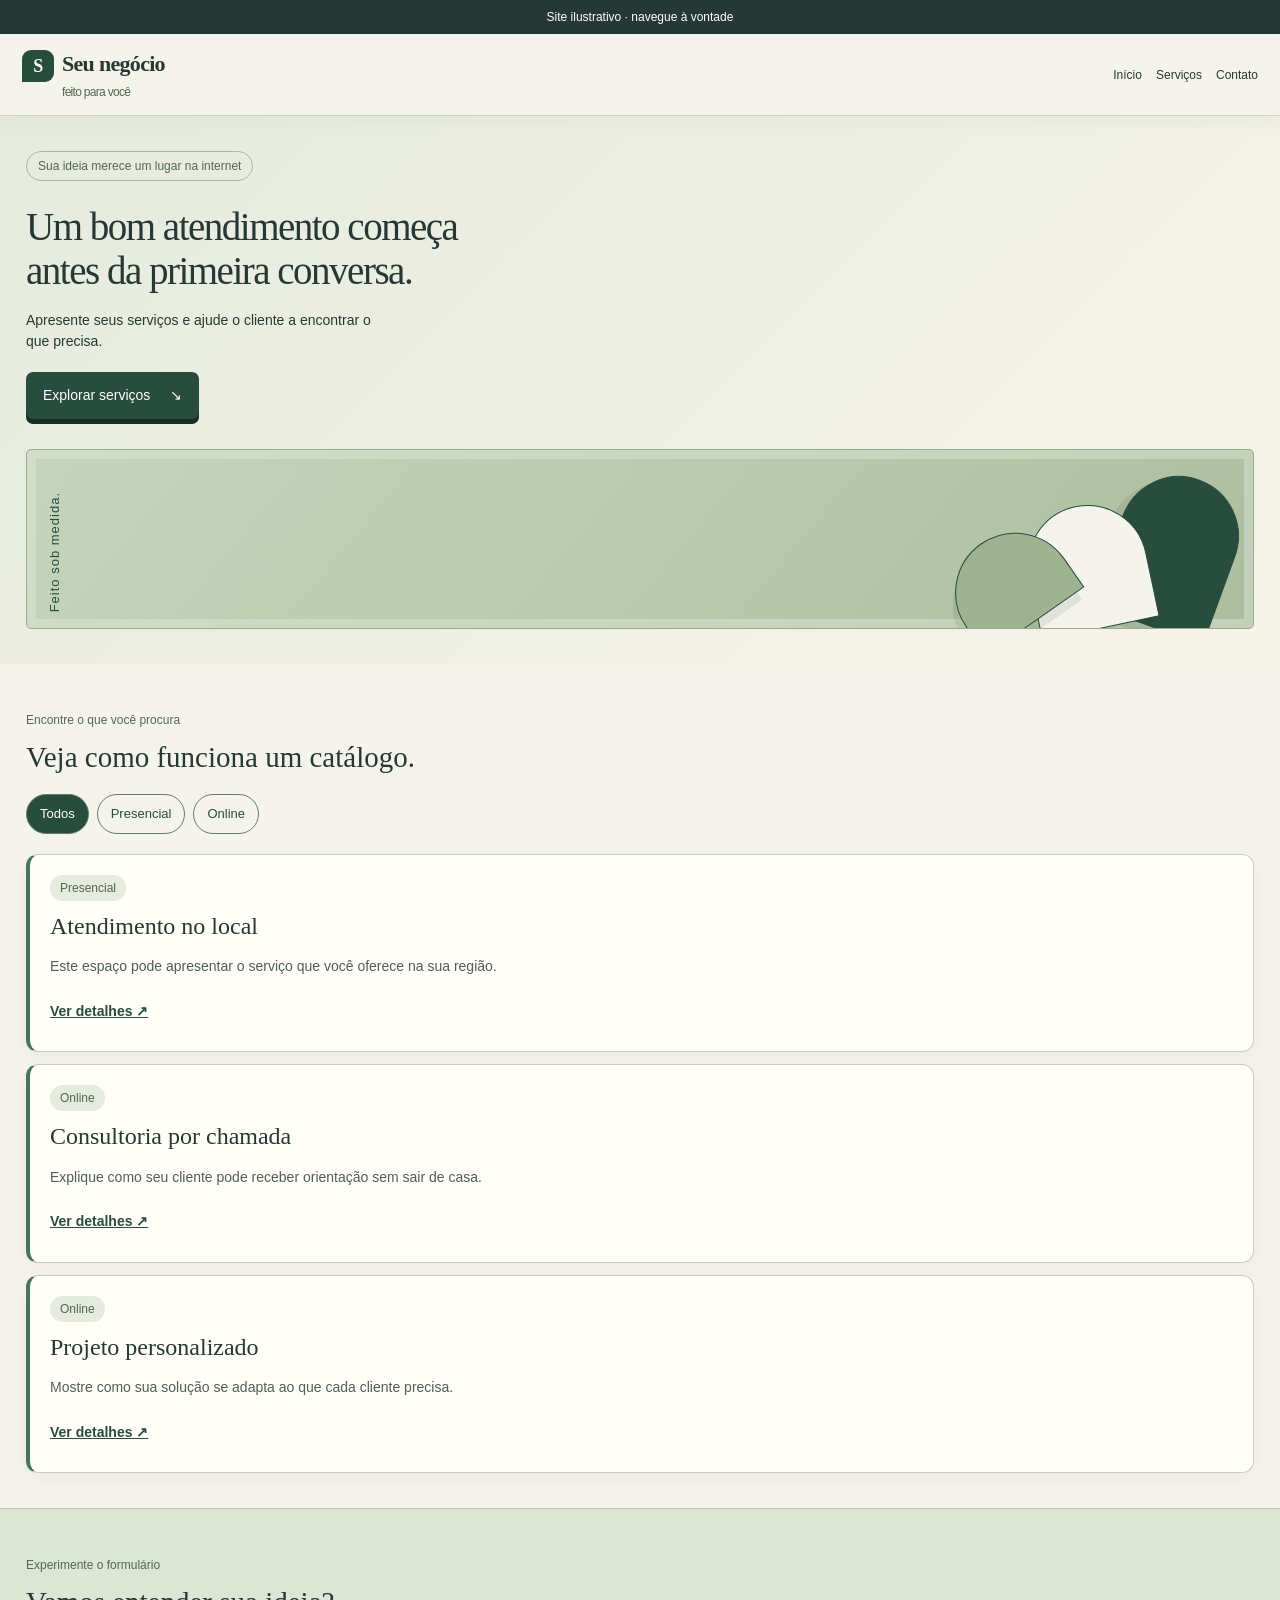
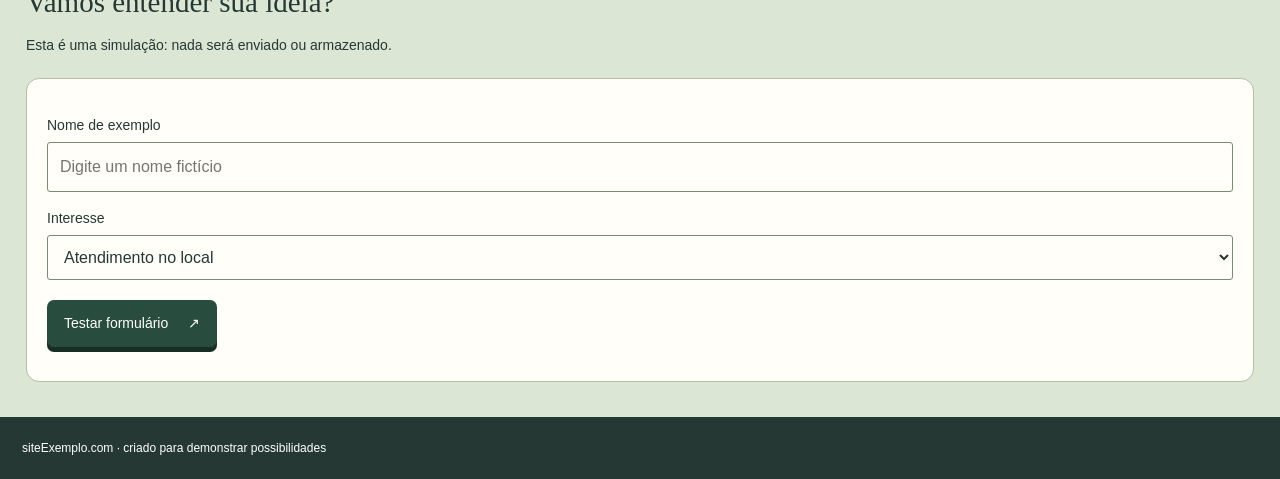
<file: assets/site-demo.html>
﻿<!doctype html>
<html lang="pt-BR"><head><meta charset="utf-8"><meta name="viewport" content="width=device-width,initial-scale=1"><title>siteExemplo.com — demonstração interativa</title><link rel="stylesheet" href="site-demo.css?v=2"><script src="site-demo.js" defer></script></head>
<body>
<!-- Demonstração isolada: nenhuma mensagem ou dado sai desta tela. -->
<div class="sample-note">Site ilustrativo · navegue à vontade</div>
<header><a class="demo-brand" href="#inicio">Seu negócio<span>feito para você</span></a><nav aria-label="Menu do site de exemplo"><a href="#inicio">Início</a><a href="#servicos">Serviços</a><a href="#contato">Contato</a></nav></header>
<main>
<section id="inicio" class="intro"><p class="overline">Sua ideia merece um lugar na internet</p><h1>Um bom atendimento começa antes da primeira conversa.</h1><p>Apresente seus serviços e ajude o cliente a encontrar o que precisa.</p><a class="cta" href="#servicos">Explorar serviços <span>↘</span></a><div class="design-art" aria-hidden="true"><div class="tile tile-a"></div><div class="tile tile-b"></div><div class="tile tile-c"></div><span>Feito sob medida.</span></div></section>
<section id="servicos"><p class="overline">Encontre o que você procura</p><h2>Veja como funciona um catálogo.</h2><div class="filters" role="group" aria-label="Filtrar serviços"><button aria-pressed="true" data-filter="all">Todos</button><button aria-pressed="false" data-filter="presencial">Presencial</button><button aria-pressed="false" data-filter="online">Online</button></div><div class="services"><article data-category="presencial"><span class="service-type">Presencial</span><h3>Atendimento no local</h3><p>Este espaço pode apresentar o serviço que você oferece na sua região.</p><button data-service="Atendimento no local">Ver detalhes ↗</button></article><article data-category="online"><span class="service-type">Online</span><h3>Consultoria por chamada</h3><p>Explique como seu cliente pode receber orientação sem sair de casa.</p><button data-service="Consultoria por chamada">Ver detalhes ↗</button></article><article data-category="online"><span class="service-type">Online</span><h3>Projeto personalizado</h3><p>Mostre como sua solução se adapta ao que cada cliente precisa.</p><button data-service="Projeto personalizado">Ver detalhes ↗</button></article></div><p id="filter-status" class="assistive" role="status"></p></section>
<section id="contato" class="contact-example"><p class="overline">Experimente o formulário</p><h2>Vamos entender sua ideia?</h2><p>Esta é uma simulação: nada será enviado ou armazenado.</p><form><label for="demo-name">Nome de exemplo</label><input id="demo-name" required minlength="2" placeholder="Digite um nome fictício" autocomplete="off"><label for="demo-interest">Interesse</label><select id="demo-interest"><option>Atendimento no local</option><option>Consultoria por chamada</option><option>Projeto personalizado</option></select><button class="cta" type="submit">Testar formulário <span>↗</span></button><p id="form-feedback" role="status"></p></form></section>
</main><footer>siteExemplo.com · criado para demonstrar possibilidades</footer>
<dialog aria-labelledby="detail-title"><button class="close" type="button" aria-label="Fechar detalhes">×</button><p class="overline">Exemplo de página de serviço</p><h2 id="detail-title"></h2><p>Aqui você pode explicar o que está incluído, como funciona o atendimento e quais informações o cliente precisa fornecer.</p><p>Os conteúdos e serviços desta tela são apenas ilustrativos.</p><button class="cta" id="choose-service">Testar pedido de informações ↗</button></dialog>
</body></html>
</file>
<file: assets/site-demo.css>
﻿/* Mini site isolado das regras da página principal. */
:root{font-family:Arial,sans-serif;color:#253833;background:#f5f4ec;font-size:14px;line-height:1.5}*{box-sizing:border-box}html{scroll-behavior:smooth;scroll-padding-top:90px}body{margin:0}a{color:inherit}button,input,select{font:inherit}button,a{touch-action:manipulation}button{cursor:pointer}a:focus-visible,button:focus-visible,input:focus-visible,select:focus-visible{outline:3px solid #a75730;outline-offset:3px}.sample-note{padding:8px 20px;background:#253833;color:#fff;font-size:12px;text-align:center}header{position:sticky;top:0;background:#f5f4ecf5;border-bottom:1px solid #cdd4ca;display:flex;justify-content:space-between;align-items:center;gap:12px;padding:16px 22px;z-index:2}.demo-brand{font:bold 22px Georgia,serif;text-decoration:none}.demo-brand span{display:block;font:12px Arial,sans-serif;margin-top:3px}nav{display:flex;gap:14px}nav a{font-size:12px;text-decoration:none;padding:7px 0}nav a:hover{text-decoration:underline}section{padding:35px 26px;scroll-margin-top:0}h1,h2,h3{font-family:Georgia,serif;font-weight:400;line-height:1.14;margin:12px 0 16px}h1{font-size:39px;letter-spacing:-1.5px}h2{font-size:29px}h3{font-size:24px}.overline{font-size:12px;color:#526752}.intro{background:#e6ebdf}.intro>p{max-width:360px}.cta{display:flex;align-items:center;justify-content:space-between;gap:20px;max-width:max-content;background:#284c3e;color:#fff;border:0;border-radius:3px;text-decoration:none;padding:13px 17px;margin-top:20px;font-size:14px;min-height:44px}.cta:hover{background:#193b2e}.design-art{position:relative;height:155px;margin-top:30px;background:#becdb5;overflow:hidden;border-radius:5px}.tile{position:absolute;bottom:-15px;width:120px;height:130px;border-radius:65px 65px 0 0;border:1px solid #284c3e}.tile-a{right:20px;background:#284c3e;transform:rotate(20deg)}.tile-b{right:105px;background:#f5f4ec;transform:rotate(-12deg)}.tile-c{right:185px;background:#9fb391;transform:rotate(-35deg)}.design-art>span{position:absolute;left:18px;bottom:16px;writing-mode:vertical-rl;transform:rotate(180deg);font-size:12px}.filters{display:flex;gap:8px;flex-wrap:wrap;margin:20px 0}.filters button{padding:9px 13px;min-height:40px;border:1px solid #657c66;border-radius:30px;background:none;color:#284c3e;font-size:13px}.filters button[aria-pressed=true]{background:#284c3e;color:#fff}.services{display:grid;gap:12px}.services article{padding:20px;background:#fffef8;border:1px solid #c5cebd;border-radius:4px}.service-type{font-size:12px;color:#536650}.services article p{color:#4f5f55}.services article button{border:0;background:none;color:#284c3e;padding:8px 0;text-decoration:underline;font-weight:bold;min-height:40px}.contact-example{background:#e6ebdf}label{display:block;margin:16px 0 6px}input,select{width:100%;padding:12px;background:#fffef8;color:#253833;border:1px solid #7b8a74;border-radius:3px;font-size:16px}#form-feedback{color:#254e3d;font-weight:600}footer{padding:22px;background:#253833;color:#fff;font-size:12px}dialog{max-width:calc(100% - 36px);width:400px;border:1px solid #6b8066;border-radius:8px;background:#fffef8;color:#253833;padding:28px}dialog::backdrop{background:#152a2399}.close{float:right;border:0;background:none;font-size:25px;min-width:44px;min-height:44px;color:#253833}.assistive{position:absolute;width:1px;height:1px;overflow:hidden;clip-path:inset(50%)}[hidden]{display:none!important}@media(max-width:380px){header{padding:12px;gap:8px;flex-wrap:wrap}nav{width:100%;justify-content:space-between}section{padding:28px 18px}h1{font-size:33px}html{scroll-padding-top:120px}}@media(prefers-reduced-motion:reduce){html{scroll-behavior:auto}}

/* Acabamento do mini site: profundidade, contraste e detalhes interativos. */
header { box-shadow: 0 5px 20px #24382b0a; }
.demo-brand { letter-spacing: -.7px; }
.demo-brand::before { content: 'S'; display: inline-grid; place-items: center; width: 32px; height: 32px; margin-right: 8px; border-radius: 9px 9px 9px 0; background: #284c3e; color: #fff; font: 700 18px Georgia,serif; vertical-align: middle; }
.demo-brand span { margin-left: 40px; color: #526752; }
.intro { background: linear-gradient(135deg,#e6ebdf,#f6f3e8); }
.intro > .overline { display: inline-block; border: 1px solid #a6b99f; border-radius: 20px; padding: 5px 11px; margin-top: 0; }
.intro h1 { max-width: 460px; }
.cta { border-radius: 7px; box-shadow: 0 5px 0 #162e23; transition: transform .2s,background .2s; }
.cta:hover { transform: translateY(-2px); }
.design-art { height: 180px; border: 1px solid #9baa92; background: linear-gradient(130deg,#c5d5bb,#adbea0); box-shadow: inset 0 0 0 9px #e6ebdf60; }
.tile { box-shadow: -9px 9px 0 #1f382419; bottom: -2px; }
.tile-a { height: 155px; }
.tile-b { height: 125px; }
.tile-c { height: 95px; }
.design-art > span { font-size: 13px; letter-spacing: 1px; color: #284c3e; }
.services article { border-radius: 12px; border-left: 4px solid #46765b; box-shadow: 0 7px 20px #2538330a; transition: transform .2s,border-color .2s; }
.services article:hover { transform: translateY(-3px); border-color: #46765b; }
.service-type { display: inline-block; padding: 4px 10px; border-radius: 15px; background: #e6ebdf; }
.contact-example { border-top: 1px solid #bac8ae; background: #dce6d5; }
.contact-example form { background: #fffef8; border: 1px solid #b1c0a7; border-radius: 13px; padding: 20px; margin-top: 22px; }
.contact-example input:focus,.contact-example select:focus { border-color: #284c3e; }
#form-feedback:not(:empty) { padding: 12px; background: #e1eddc; border-left: 3px solid #46765b; font-size: 14px; }
@media(prefers-reduced-motion:reduce){.cta,.services article{transition:none}.cta:hover,.services article:hover{transform:none}}
</file>
